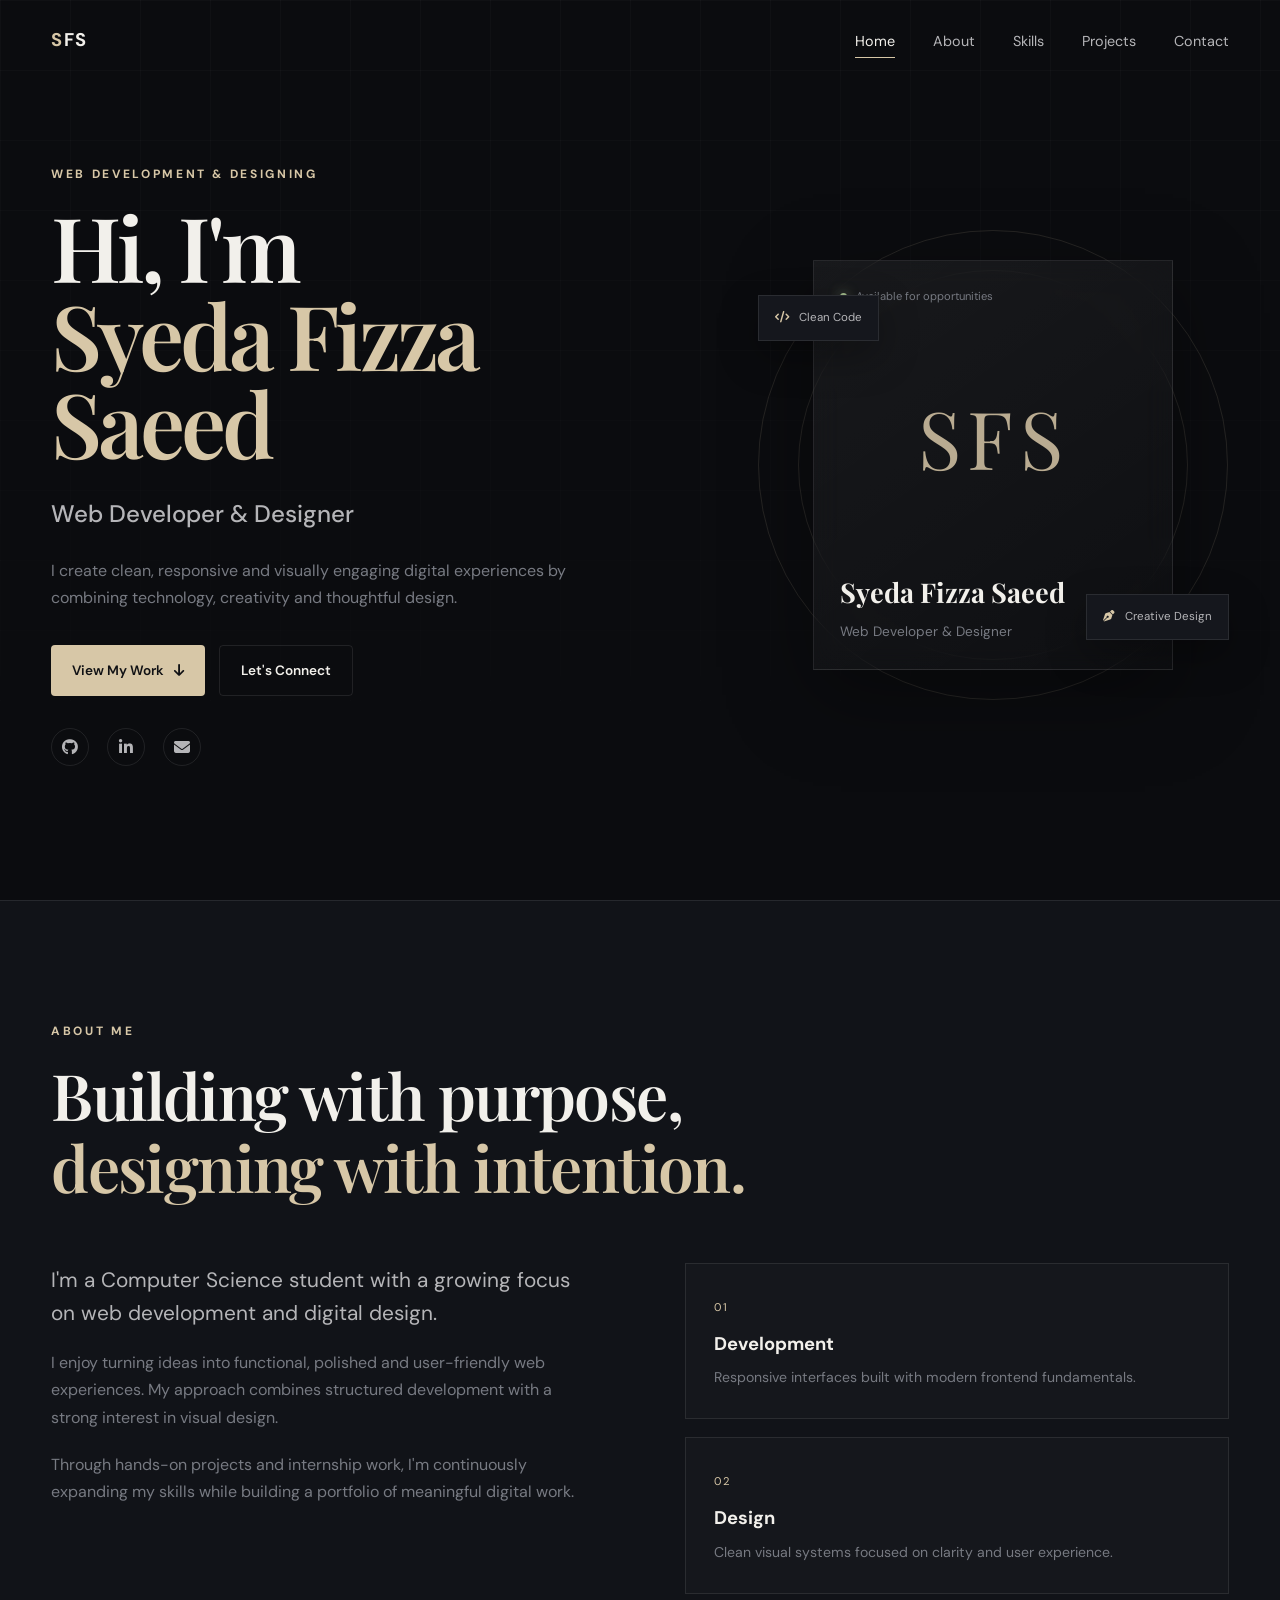
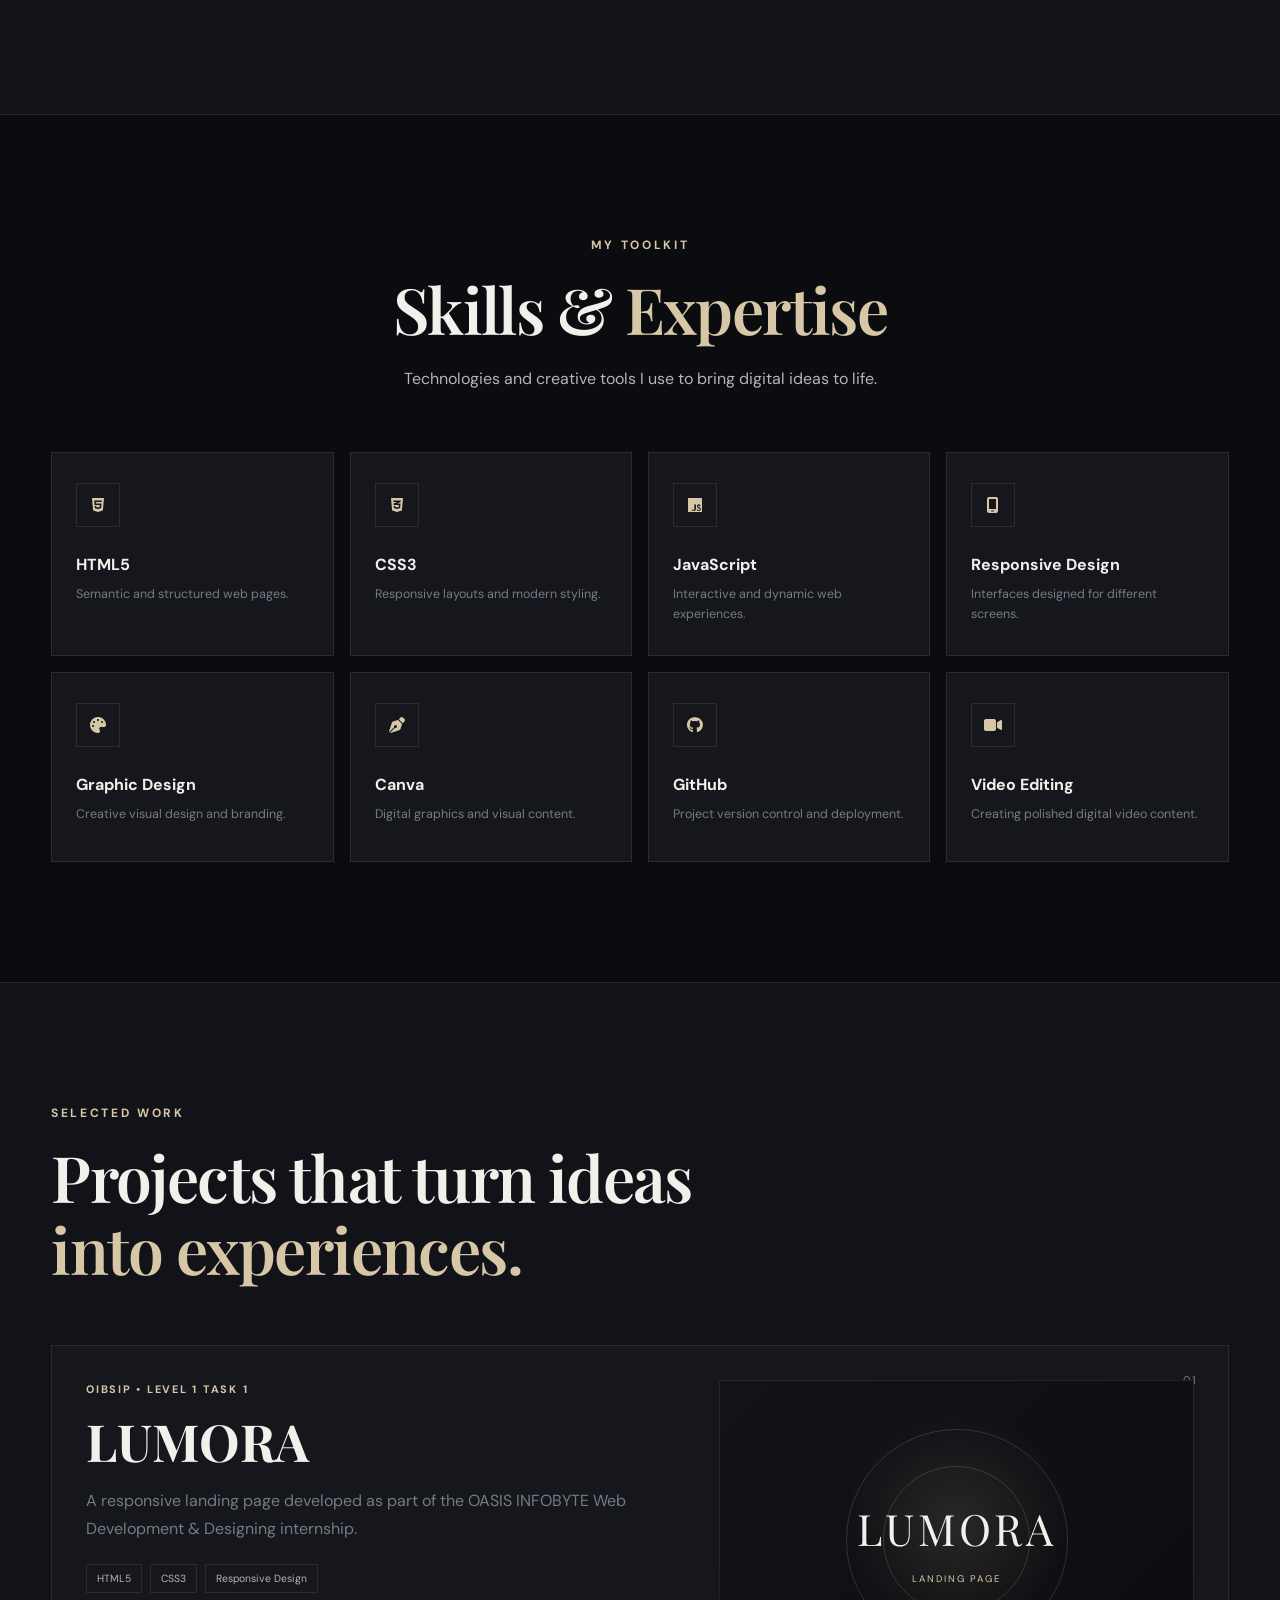
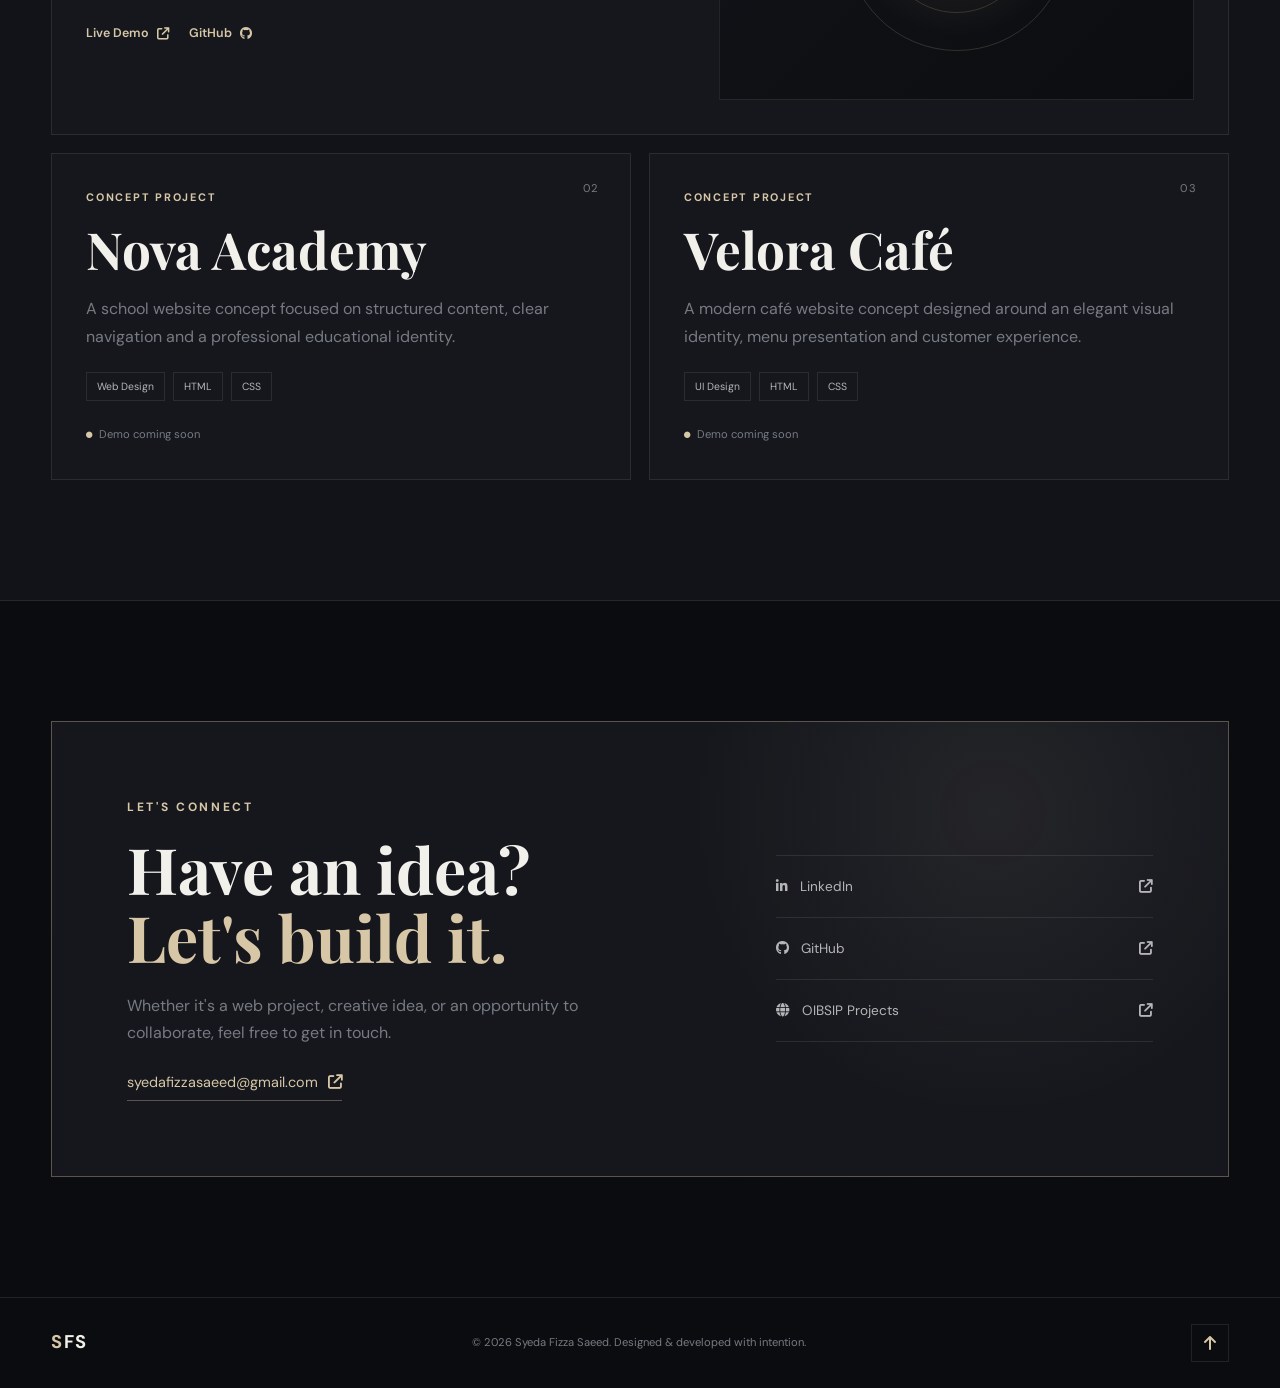
<file: WebDev-L1-PersonalPortfolio/index.html>
<!DOCTYPE html>
<html lang="en">
<head>
    <meta charset="UTF-8">
    <meta name="viewport" content="width=device-width, initial-scale=1.0">

    <meta name="description"
        content="Personal portfolio of Syeda Fizza Saeed — Web Developer & Designer.">

    <title>Syeda Fizza Saeed | Web Developer & Designer</title>

    <!-- Google Font -->
    <link rel="preconnect" href="https://fonts.googleapis.com">
    <link rel="preconnect" href="https://fonts.gstatic.com" crossorigin>
    <link href="https://fonts.googleapis.com/css2?family=DM+Sans:wght@400;500;600;700&family=Playfair+Display:wght@500;600;700&display=swap"
        rel="stylesheet">

    <!-- Icons -->
    <link rel="stylesheet"
        href="https://cdnjs.cloudflare.com/ajax/libs/font-awesome/6.5.2/css/all.min.css">

    <link rel="stylesheet" href="style.css">
</head>

<body>

    <!-- ================= HEADER ================= -->
    <header class="header">

        <nav class="navbar container">

            <a href="#home" class="logo">
                <span>S</span>FS
            </a>

            <button class="menu-toggle" aria-label="Open navigation menu">
                <i class="fa-solid fa-bars"></i>
            </button>

            <ul class="nav-links">
                <li><a href="#home" class="active">Home</a></li>
                <li><a href="#about">About</a></li>
                <li><a href="#skills">Skills</a></li>
                <li><a href="#projects">Projects</a></li>
                <li><a href="#contact">Contact</a></li>
            </ul>

        </nav>

    </header>


    <main>

        <!-- ================= HERO ================= -->
        <section class="hero section" id="home">

            <div class="hero-glow glow-one"></div>
            <div class="hero-glow glow-two"></div>

            <div class="container hero-content">

                <div class="hero-text">

                    <p class="eyebrow">
                        WEB DEVELOPMENT & DESIGNING
                    </p>

                    <h1>
                        Hi, I'm
                        <span>Syeda Fizza Saeed</span>
                    </h1>

                    <h2>
                        Web Developer & Designer
                    </h2>

                    <p class="hero-description">
                        I create clean, responsive and visually engaging
                        digital experiences by combining technology,
                        creativity and thoughtful design.
                    </p>

                    <div class="hero-buttons">

                        <a href="#projects" class="btn btn-primary">
                            View My Work
                            <i class="fa-solid fa-arrow-down"></i>
                        </a>

                        <a href="#contact" class="btn btn-secondary">
                            Let's Connect
                        </a>

                    </div>

                    <div class="hero-socials">

                        <a href="https://github.com/syedafizzah-dev/OIBSIP"
                           target="_blank"
                           rel="noopener noreferrer"
                           aria-label="GitHub">
                            <i class="fa-brands fa-github"></i>
                        </a>

                        <a href="https://www.linkedin.com/in/fizzahshah"
                           target="_blank"
                           rel="noopener noreferrer"
                           aria-label="LinkedIn">
                            <i class="fa-brands fa-linkedin-in"></i>
                        </a>

                        <a href="https://mail.google.com/mail/?view=cm&fs=1&to=syedafizzasaeed@gmail.com"
                           target="_blank"
                           rel="noopener noreferrer"
                           aria-label="Email">
                            <i class="fa-solid fa-envelope"></i> 
                        </a>

                    </div>

                </div>


                <div class="hero-visual">

                    <div class="orbit orbit-one"></div>
                    <div class="orbit orbit-two"></div>

                    <div class="profile-card">

                        <div class="profile-top">
                            <span class="status-dot"></span>
                            <span>Available for opportunities</span>
                        </div>

                        <div class="profile-symbol">
                            SFS
                        </div>

                        <div class="profile-info">
                            <h3>Syeda Fizza Saeed</h3>
                            <p>Web Developer & Designer</p>
                        </div>

                    </div>

                    <div class="floating-card card-code">
                        <i class="fa-solid fa-code"></i>
                        <span>Clean Code</span>
                    </div>

                    <div class="floating-card card-design">
                        <i class="fa-solid fa-pen-nib"></i>
                        <span>Creative Design</span>
                    </div>

                </div>

            </div>

        </section>


        <!-- ================= ABOUT ================= -->
        <section class="about section" id="about">

            <div class="container">

                <div class="section-heading reveal">
                    <p class="eyebrow">ABOUT ME</p>
                    <h2>Building with purpose,<br><span>designing with intention.</span></h2>
                </div>

                <div class="about-grid">

                    <div class="about-text reveal">

                        <p class="lead">
                            I'm a Computer Science student with a growing
                            focus on web development and digital design.
                        </p>

                        <p>
                            I enjoy turning ideas into functional,
                            polished and user-friendly web experiences.
                            My approach combines structured development
                            with a strong interest in visual design.
                        </p>

                        <p>
                            Through hands-on projects and internship work,
                            I'm continuously expanding my skills while
                            building a portfolio of meaningful digital work.
                        </p>

                    </div>

                    <div class="about-details reveal">

                        <div class="detail-box">
                            <span>01</span>
                            <h3>Development</h3>
                            <p>
                                Responsive interfaces built with
                                modern frontend fundamentals.
                            </p>
                        </div>

                        <div class="detail-box">
                            <span>02</span>
                            <h3>Design</h3>
                            <p>
                                Clean visual systems focused on
                                clarity and user experience.
                            </p>
                        </div>

                    </div>

                </div>

            </div>

        </section>


        <!-- ================= SKILLS ================= -->
        <section class="skills section" id="skills">

            <div class="container">

                <div class="section-heading centered reveal">
                    <p class="eyebrow">MY TOOLKIT</p>
                    <h2>Skills & <span>Expertise</span></h2>
                    <p>
                        Technologies and creative tools I use to bring
                        digital ideas to life.
                    </p>
                </div>


                <div class="skills-grid">

                    <div class="skill-card reveal">
                        <div class="skill-icon">
                            <i class="fa-brands fa-html5"></i>
                        </div>
                        <h3>HTML5</h3>
                        <p>Semantic and structured web pages.</p>
                    </div>

                    <div class="skill-card reveal">
                        <div class="skill-icon">
                            <i class="fa-brands fa-css3-alt"></i>
                        </div>
                        <h3>CSS3</h3>
                        <p>Responsive layouts and modern styling.</p>
                    </div>

                    <div class="skill-card reveal">
                        <div class="skill-icon">
                            <i class="fa-brands fa-js"></i>
                        </div>
                        <h3>JavaScript</h3>
                        <p>Interactive and dynamic web experiences.</p>
                    </div>

                    <div class="skill-card reveal">
                        <div class="skill-icon">
                            <i class="fa-solid fa-mobile-screen"></i>
                        </div>
                        <h3>Responsive Design</h3>
                        <p>Interfaces designed for different screens.</p>
                    </div>

                    <div class="skill-card reveal">
                        <div class="skill-icon">
                            <i class="fa-solid fa-palette"></i>
                        </div>
                        <h3>Graphic Design</h3>
                        <p>Creative visual design and branding.</p>
                    </div>

                    <div class="skill-card reveal">
                        <div class="skill-icon">
                            <i class="fa-solid fa-pen-nib"></i>
                        </div>
                        <h3>Canva</h3>
                        <p>Digital graphics and visual content.</p>
                    </div>

                    <div class="skill-card reveal">
                        <div class="skill-icon">
                            <i class="fa-brands fa-github"></i>
                        </div>
                        <h3>GitHub</h3>
                        <p>Project version control and deployment.</p>
                    </div>

                    <div class="skill-card reveal">
                        <div class="skill-icon">
                            <i class="fa-solid fa-video"></i>
                        </div>
                        <h3>Video Editing</h3>
                        <p>Creating polished digital video content.</p>
                    </div>

                </div>

            </div>

        </section>


        <!-- ================= PROJECTS ================= -->
        <section class="projects section" id="projects">

            <div class="container">

                <div class="section-heading reveal">
                    <p class="eyebrow">SELECTED WORK</p>
                    <h2>Projects that turn ideas<br><span>into experiences.</span></h2>
                </div>


                <div class="projects-grid">

                    <!-- LUMORA -->
                    <article class="project-card featured-project reveal">

                        <div class="project-number">01</div>

                        <div class="project-content">

                            <p class="project-label">
                                OIBSIP • LEVEL 1 TASK 1
                            </p>

                            <h3>LUMORA</h3>

                            <p>
                                A responsive landing page developed as
                                part of the OASIS INFOBYTE Web Development
                                & Designing internship.
                            </p>

                            <div class="project-tags">
                                <span>HTML5</span>
                                <span>CSS3</span>
                                <span>Responsive Design</span>
                            </div>

                            <div class="project-links">

                                <a href="https://syedafizzah-dev.github.io/OIBSIP/"
                                   target="_blank"
                                   rel="noopener noreferrer"
                                   class="project-link">
                                    Live Demo
                                    <i class="fa-solid fa-arrow-up-right-from-square"></i>
                                </a>

                                <a href="https://github.com/syedafizzah-dev/OIBSIP"
                                   target="_blank"
                                   rel="noopener noreferrer"
                                   class="project-link">
                                    GitHub
                                    <i class="fa-brands fa-github"></i>
                                </a>

                            </div>

                        </div>

                        <div class="project-visual lumora-visual">
                            <span>LUMORA</span>
                            <small>Landing Page</small>
                        </div>

                    </article>


                    <!-- NOVA ACADEMY -->
                    <article class="project-card reveal">

                        <div class="project-number">02</div>

                        <div class="project-content">

                            <p class="project-label">
                                CONCEPT PROJECT
                            </p>

                            <h3>Nova Academy</h3>

                            <p>
                                A school website concept focused on
                                structured content, clear navigation
                                and a professional educational identity.
                            </p>

                            <div class="project-tags">
                                <span>Web Design</span>
                                <span>HTML</span>
                                <span>CSS</span>
                            </div>

                            <span class="coming-soon">
                                <i class="fa-solid fa-circle"></i>
                                Demo coming soon
                            </span>

                        </div>

                    </article>


                    <!-- VELORA -->
                    <article class="project-card reveal">

                        <div class="project-number">03</div>

                        <div class="project-content">

                            <p class="project-label">
                                CONCEPT PROJECT
                            </p>

                            <h3>Velora Café</h3>

                            <p>
                                A modern café website concept designed
                                around an elegant visual identity,
                                menu presentation and customer experience.
                            </p>

                            <div class="project-tags">
                                <span>UI Design</span>
                                <span>HTML</span>
                                <span>CSS</span>
                            </div>

                            <span class="coming-soon">
                                <i class="fa-solid fa-circle"></i>
                                Demo coming soon
                            </span>

                        </div>

                    </article>

                </div>

            </div>

        </section>


        <!-- ================= CONTACT ================= -->
        <section class="contact section" id="contact">

            <div class="container">

                <div class="contact-card reveal">

                    <div class="contact-content">

                        <p class="eyebrow">LET'S CONNECT</p>

                        <h2>
                            Have an idea?
                            <span>Let's build it.</span>
                        </h2>

                        <p>
                            Whether it's a web project, creative idea,
                            or an opportunity to collaborate, feel free
                            to get in touch.
                        </p>

                        <a href="https://mail.google.com/mail/?view=cm&fs=1&to=syedafizzasaeed@gmail.com"
                           target="_blank"
                           rel="noopener noreferrer"
                           class="email-link">
                             syedafizzasaeed@gmail.com
                        <i class="fa-solid fa-arrow-up-right-from-square"></i>
                        </a>

                    </div>


                    <div class="contact-links">

                        <a href="https://www.linkedin.com/in/fizzahshah"
                           target="_blank"
                           rel="noopener noreferrer">

                            <span>
                                <i class="fa-brands fa-linkedin-in"></i>
                                LinkedIn
                            </span>

                            <i class="fa-solid fa-arrow-up-right-from-square"></i>

                        </a>


                        <a href="https://github.com/syedafizzah-dev/OIBSIP"
                           target="_blank"
                           rel="noopener noreferrer">

                            <span>
                                <i class="fa-brands fa-github"></i>
                                GitHub
                            </span>

                            <i class="fa-solid fa-arrow-up-right-from-square"></i>

                        </a>


                        <a href="https://syedafizzah-dev.github.io/OIBSIP/"
                           target="_blank"
                           rel="noopener noreferrer">

                            <span>
                                <i class="fa-solid fa-globe"></i>
                                OIBSIP Projects
                            </span>

                            <i class="fa-solid fa-arrow-up-right-from-square"></i>

                        </a>

                    </div>

                </div>

            </div>

        </section>

    </main>


    <!-- ================= FOOTER ================= -->
    <footer class="footer">

        <div class="container footer-content">

            <a href="#home" class="logo">
                <span>S</span>FS
            </a>

            <p>
                © <span id="year"></span> Syeda Fizza Saeed.
                Designed & developed with intention.
            </p>

            <a href="#home" class="back-top" aria-label="Back to top">
                <i class="fa-solid fa-arrow-up"></i>
            </a>

        </div>

    </footer>


    <script src="script.js"></script>

</body>
</html>
</file>
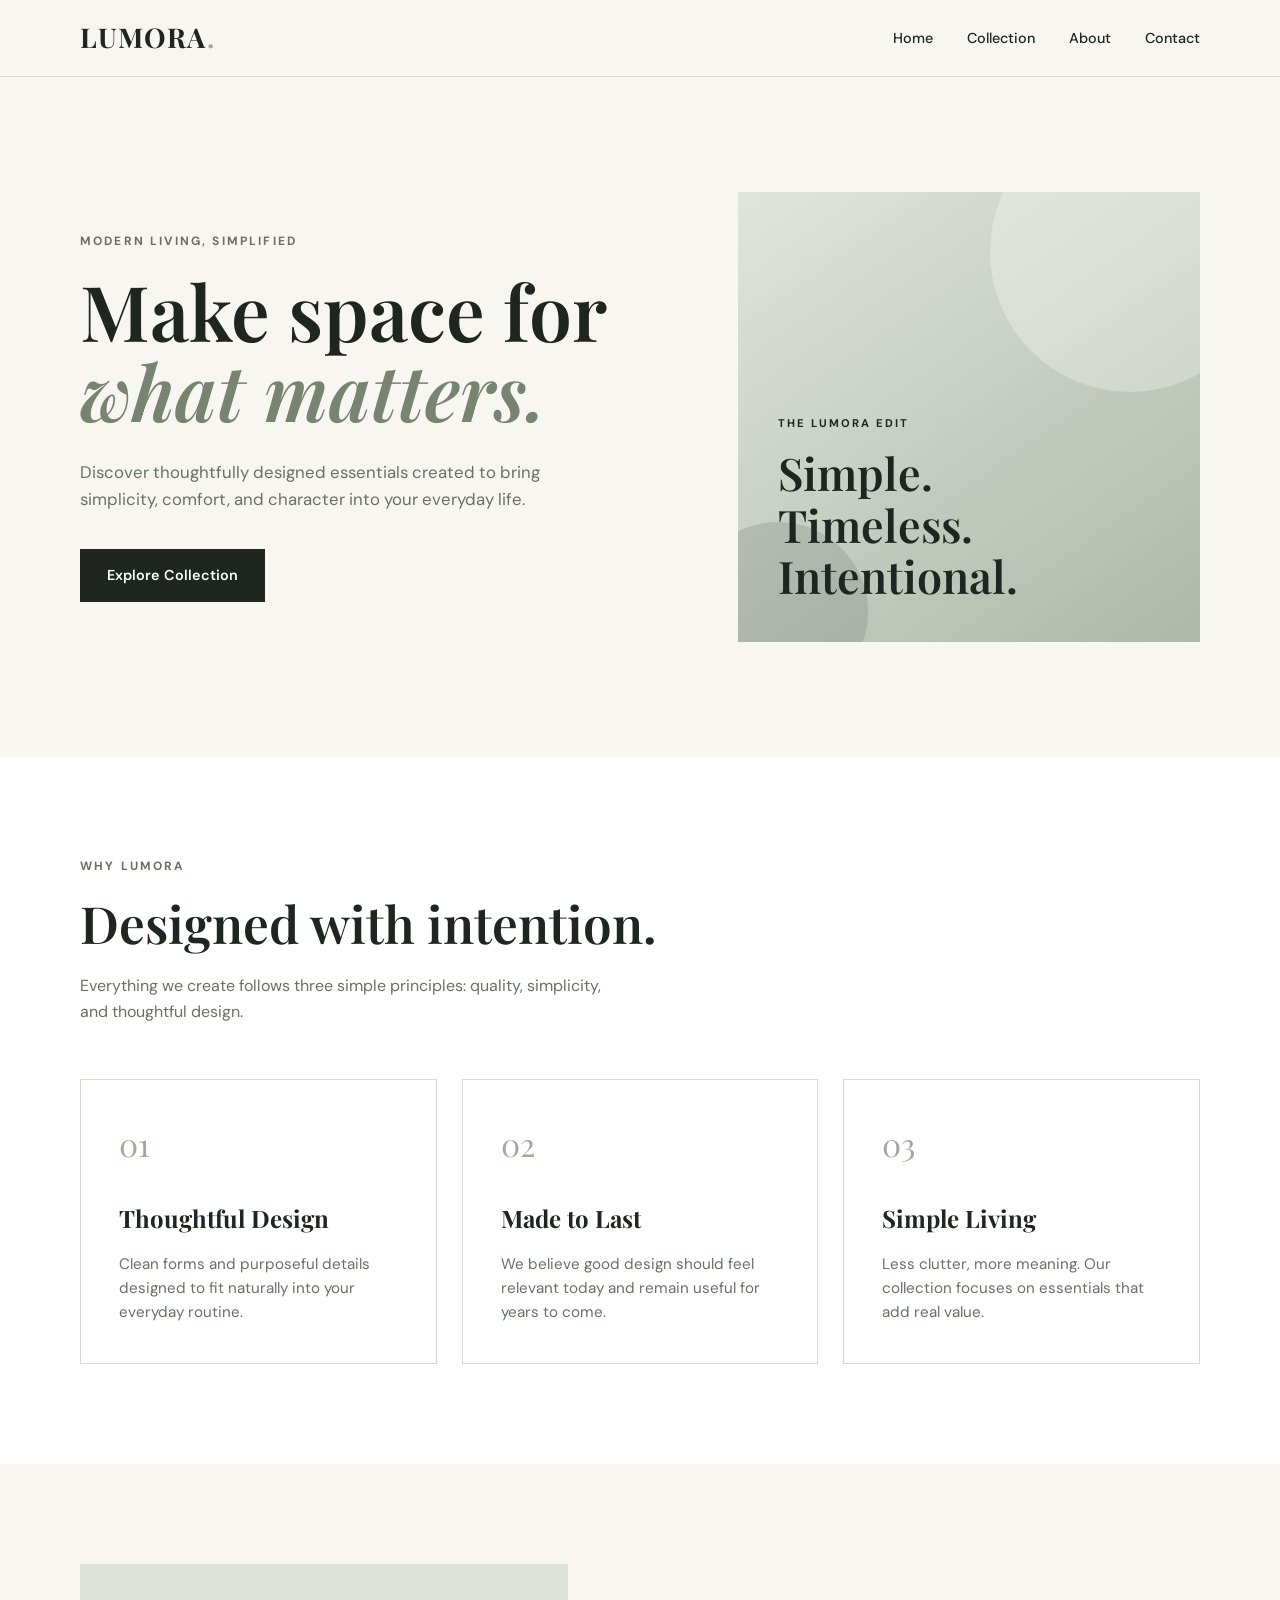
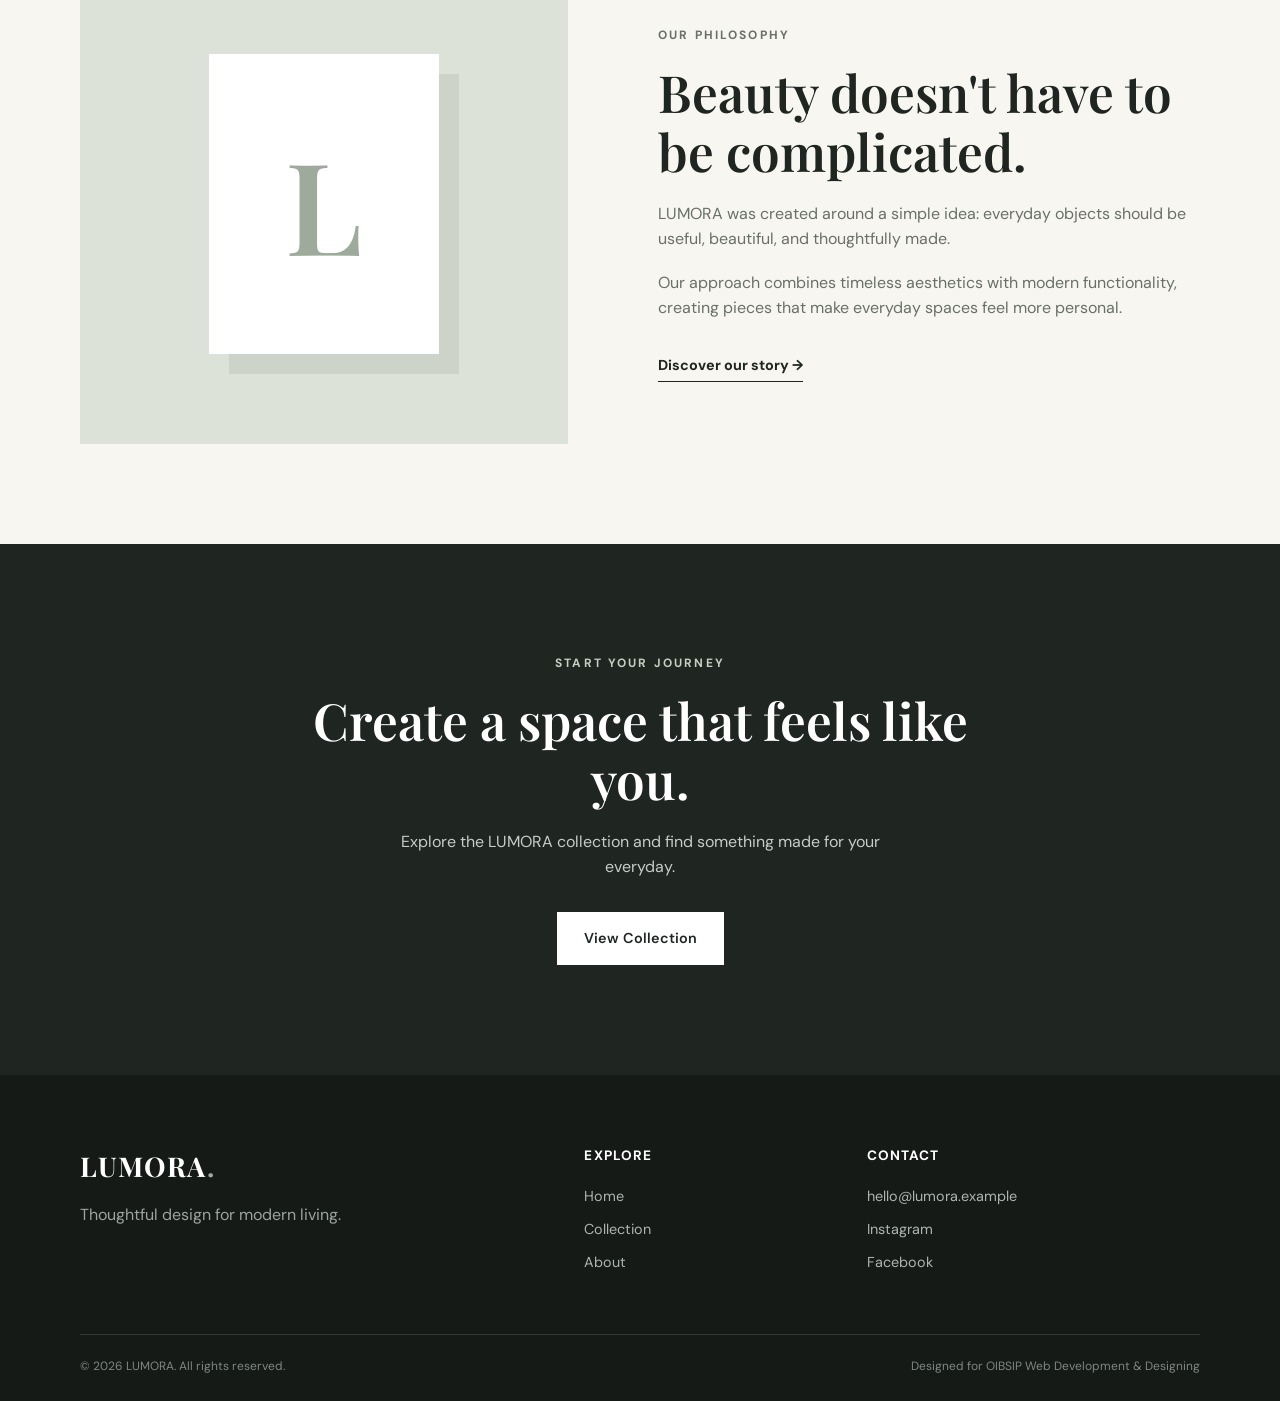
<file: Web-Development-L1-Landing-Page/LUMORA/index.html>
<!DOCTYPE html>
<html lang="en">
<head>
    <meta charset="UTF-8">
    <meta name="viewport" content="width=device-width, initial-scale=1.0">

    <title>LUMORA | Modern Living</title>

    <link rel="stylesheet" href="style.css">

    <link rel="preconnect" href="https://fonts.googleapis.com">
    <link rel="preconnect" href="https://fonts.gstatic.com" crossorigin>

    <link
        href="https://fonts.googleapis.com/css2?family=DM+Sans:wght@400;500;600;700&family=Playfair+Display:wght@500;600;700&display=swap"
        rel="stylesheet"
    >
</head>

<body>

    <!-- ================= NAVIGATION ================= -->

    <header class="header">
        <nav class="navbar container">

            <a href="#home" class="logo">
                LUMORA<span>.</span>
            </a>

            <ul class="nav-links">
                <li><a href="#home">Home</a></li>
                <li><a href="#collection">Collection</a></li>
                <li><a href="#about">About</a></li>
                <li><a href="#contact">Contact</a></li>
            </ul>

        </nav>
    </header>


    <!-- ================= HERO SECTION ================= -->

    <main>

        <section class="hero" id="home">

            <div class="hero-content container">

                <div class="hero-text">

                    <p class="eyebrow">MODERN LIVING, SIMPLIFIED</p>

                    <h1>
                        Make space for
                        <span>what matters.</span>
                    </h1>

                    <p class="hero-description">
                        Discover thoughtfully designed essentials created
                        to bring simplicity, comfort, and character into
                        your everyday life.
                    </p>

                    <a href="#collection" class="btn">
                        Explore Collection
                    </a>

                </div>

                <div class="hero-card">

                    <div class="hero-card-content">
                        <p>THE LUMORA EDIT</p>
                        <h2>Simple.<br>Timeless.<br>Intentional.</h2>
                    </div>

                </div>

            </div>

        </section>


        <!-- ================= FEATURES SECTION ================= -->

        <section class="features section" id="collection">

            <div class="container">

                <div class="section-heading">

                    <p class="eyebrow">WHY LUMORA</p>

                    <h2>
                        Designed with intention.
                    </h2>

                    <p>
                        Everything we create follows three simple principles:
                        quality, simplicity, and thoughtful design.
                    </p>

                </div>


                <div class="feature-grid">

                    <article class="feature-card">

                        <div class="feature-number">01</div>

                        <h3>Thoughtful Design</h3>

                        <p>
                            Clean forms and purposeful details designed
                            to fit naturally into your everyday routine.
                        </p>

                    </article>


                    <article class="feature-card">

                        <div class="feature-number">02</div>

                        <h3>Made to Last</h3>

                        <p>
                            We believe good design should feel relevant
                            today and remain useful for years to come.
                        </p>

                    </article>


                    <article class="feature-card">

                        <div class="feature-number">03</div>

                        <h3>Simple Living</h3>

                        <p>
                            Less clutter, more meaning. Our collection
                            focuses on essentials that add real value.
                        </p>

                    </article>

                </div>

            </div>

        </section>


        <!-- ================= ABOUT SECTION ================= -->

        <section class="about section" id="about">

            <div class="container about-grid">

                <div class="about-visual">

                    <div class="visual-box">
                        <span>L</span>
                    </div>

                </div>


                <div class="about-content">

                    <p class="eyebrow">OUR PHILOSOPHY</p>

                    <h2>
                        Beauty doesn't have to be complicated.
                    </h2>

                    <p>
                        LUMORA was created around a simple idea:
                        everyday objects should be useful, beautiful,
                        and thoughtfully made.
                    </p>

                    <p>
                        Our approach combines timeless aesthetics with
                        modern functionality, creating pieces that make
                        everyday spaces feel more personal.
                    </p>

                    <a href="#contact" class="text-link">
                        Discover our story →
                    </a>

                </div>

            </div>

        </section>


        <!-- ================= CTA SECTION ================= -->

        <section class="cta">

            <div class="container cta-content">

                <p class="eyebrow">START YOUR JOURNEY</p>

                <h2>
                    Create a space that feels like you.
                </h2>

                <p>
                    Explore the LUMORA collection and find something
                    made for your everyday.
                </p>

                <a href="#collection" class="btn btn-light">
                    View Collection
                </a>

            </div>

        </section>

    </main>


    <!-- ================= FOOTER ================= -->

    <footer class="footer" id="contact">

        <div class="container footer-grid">

            <div class="footer-brand">

                <a href="#home" class="logo">
                    LUMORA<span>.</span>
                </a>

                <p>
                    Thoughtful design for modern living.
                </p>

            </div>


            <div class="footer-column">

                <h3>Explore</h3>

                <a href="#home">Home</a>
                <a href="#collection">Collection</a>
                <a href="#about">About</a>

            </div>


            <div class="footer-column">

                <h3>Contact</h3>

                <a href="mailto:hello@lumora.example">
                    hello@lumora.example
                </a>

                <a href="#">
                    Instagram
                </a>

                <a href="#">
                    Facebook
                </a>

            </div>

        </div>


        <div class="footer-bottom container">

            <p>
                © 2026 LUMORA. All rights reserved.
            </p>

            <p>
                Designed for OIBSIP Web Development & Designing
            </p>

        </div>

    </footer>

</body>
</html>
</file>
<file: WebDev-L1-PersonalPortfolio/style.css>
/* =========================================================
   ELEGANT TECH PORTFOLIO
   Syeda Fizza Saeed
   OIBSIP - Level 1 Task 2
   ========================================================= */

:root {
    --bg: #0b0c0f;
    --bg-soft: #111318;
    --card: #15171d;
    --card-hover: #1a1d24;

    --text: #f2f0eb;
    --text-soft: #b5b5b8;
    --text-muted: #777a82;

    --accent: #d7c7a7;
    --accent-light: #eee3cb;

    --border: rgba(255, 255, 255, 0.09);
    --border-accent: rgba(215, 199, 167, 0.35);

    --container: 1180px;

    --heading: "Playfair Display", serif;
    --body: "DM Sans", sans-serif;

    --transition: 0.35s ease;
}


/* ================= RESET ================= */

* {
    margin: 0;
    padding: 0;
    box-sizing: border-box;
}

html {
    scroll-behavior: smooth;
}

body {
    background: var(--bg);
    color: var(--text);
    font-family: var(--body);
    line-height: 1.7;
    overflow-x: hidden;
}

a {
    color: inherit;
    text-decoration: none;
}

button {
    font: inherit;
}

ul {
    list-style: none;
}

img {
    max-width: 100%;
    display: block;
}


/* ================= GLOBAL ================= */

.container {
    width: min(92%, var(--container));
    margin: 0 auto;
}

.section {
    padding: 120px 0;
}

.eyebrow {
    color: var(--accent);
    font-size: 0.75rem;
    font-weight: 700;
    letter-spacing: 0.22em;
    margin-bottom: 18px;
}

.section-heading {
    margin-bottom: 60px;
}

.section-heading.centered {
    text-align: center;
    max-width: 700px;
    margin-left: auto;
    margin-right: auto;
}

.section-heading h2 {
    font-family: var(--heading);
    font-size: clamp(2.5rem, 5vw, 4rem);
    font-weight: 600;
    line-height: 1.12;
    letter-spacing: -0.025em;
}

.section-heading h2 span {
    color: var(--accent);
}

.section-heading > p:last-child {
    color: var(--text-soft);
    margin-top: 20px;
}


/* ================= HEADER ================= */

.header {
    position: fixed;
    top: 0;
    left: 0;
    width: 100%;
    z-index: 1000;
    border-bottom: 1px solid transparent;
    transition: var(--transition);
}

.header.scrolled {
    background: rgba(11, 12, 15, 0.88);
    backdrop-filter: blur(18px);
    border-bottom-color: var(--border);
}

.navbar {
    min-height: 82px;
    display: flex;
    align-items: center;
    justify-content: space-between;
}

.logo {
    font-size: 1.15rem;
    font-weight: 700;
    letter-spacing: 0.08em;
}

.logo span {
    color: var(--accent);
}

.nav-links {
    display: flex;
    align-items: center;
    gap: 38px;
}

.nav-links a {
    color: var(--text-soft);
    font-size: 0.9rem;
    transition: var(--transition);
    position: relative;
}

.nav-links a::after {
    content: "";
    position: absolute;
    left: 0;
    bottom: -8px;
    width: 0;
    height: 1px;
    background: var(--accent);
    transition: var(--transition);
}

.nav-links a:hover,
.nav-links a.active {
    color: var(--text);
}

.nav-links a:hover::after,
.nav-links a.active::after {
    width: 100%;
}

.menu-toggle {
    display: none;
    background: none;
    border: none;
    color: var(--text);
    cursor: pointer;
    font-size: 1.3rem;
}


/* ================= HERO ================= */

.hero {
    min-height: 100vh;
    display: flex;
    align-items: center;
    position: relative;
    overflow: hidden;
    padding-top: 150px;
}

.hero::before {
    content: "";
    position: absolute;
    inset: 0;
    background-image:
        linear-gradient(rgba(255,255,255,0.025) 1px, transparent 1px),
        linear-gradient(90deg, rgba(255,255,255,0.025) 1px, transparent 1px);
    background-size: 70px 70px;
    mask-image: linear-gradient(to bottom, black, transparent);
    pointer-events: none;
}

.hero-content {
    display: grid;
    grid-template-columns: 1.15fr 0.85fr;
    align-items: center;
    gap: 70px;
    position: relative;
    z-index: 2;
}

.hero-text {
    max-width: 720px;
}

.hero h1 {
    font-family: var(--heading);
    font-size: clamp(3.3rem, 7vw, 6.4rem);
    line-height: 0.98;
    font-weight: 600;
    letter-spacing: -0.045em;
}

.hero h1 span {
    display: block;
    color: var(--accent);
}

.hero h2 {
    margin-top: 28px;
    font-size: clamp(1.15rem, 2vw, 1.5rem);
    font-weight: 500;
    color: var(--text-soft);
}

.hero-description {
    max-width: 570px;
    color: var(--text-muted);
    margin-top: 22px;
    font-size: 1rem;
}

.hero-buttons {
    display: flex;
    flex-wrap: wrap;
    gap: 14px;
    margin-top: 34px;
}

.btn {
    display: inline-flex;
    align-items: center;
    gap: 10px;
    padding: 13px 21px;
    border-radius: 4px;
    font-size: 0.85rem;
    font-weight: 600;
    transition: var(--transition);
}

.btn-primary {
    background: var(--accent);
    color: #101114;
}

.btn-primary:hover {
    background: var(--accent-light);
    transform: translateY(-3px);
}

.btn-secondary {
    border: 1px solid var(--border);
    color: var(--text);
}

.btn-secondary:hover {
    border-color: var(--border-accent);
    transform: translateY(-3px);
}

.hero-socials {
    display: flex;
    gap: 18px;
    margin-top: 32px;
}

.hero-socials a {
    width: 38px;
    height: 38px;
    border: 1px solid var(--border);
    display: grid;
    place-items: center;
    border-radius: 50%;
    color: var(--text-soft);
    transition: var(--transition);
}

.hero-socials a:hover {
    color: var(--accent);
    border-color: var(--border-accent);
    transform: translateY(-3px);
}


/* ================= HERO VISUAL ================= */

.hero-visual {
    min-height: 520px;
    position: relative;
    display: grid;
    place-items: center;
}

.profile-card {
    width: min(360px, 90%);
    min-height: 410px;
    border: 1px solid var(--border);
    background: linear-gradient(
        145deg,
        rgba(255,255,255,0.055),
        rgba(255,255,255,0.015)
    );
    backdrop-filter: blur(15px);
    padding: 26px;
    display: flex;
    flex-direction: column;
    justify-content: space-between;
    position: relative;
    z-index: 3;
    box-shadow: 0 25px 80px rgba(0,0,0,0.35);
    animation: float 6s ease-in-out infinite;
}

.profile-top {
    display: flex;
    align-items: center;
    gap: 9px;
    color: var(--text-muted);
    font-size: 0.7rem;
}

.status-dot {
    width: 7px;
    height: 7px;
    background: #9fb889;
    border-radius: 50%;
    box-shadow: 0 0 12px rgba(159,184,137,0.7);
}

.profile-symbol {
    font-family: var(--heading);
    font-size: 5rem;
    letter-spacing: 0.08em;
    color: var(--accent);
    opacity: 0.85;
    text-align: center;
}

.profile-info h3 {
    font-family: var(--heading);
    font-size: 1.7rem;
}

.profile-info p {
    color: var(--text-muted);
    font-size: 0.85rem;
    margin-top: 5px;
}

.orbit {
    position: absolute;
    border: 1px solid rgba(215,199,167,0.13);
    border-radius: 50%;
}

.orbit-one {
    width: 470px;
    height: 470px;
    animation: rotate 25s linear infinite;
}

.orbit-two {
    width: 390px;
    height: 390px;
    animation: rotateReverse 18s linear infinite;
}

.floating-card {
    position: absolute;
    z-index: 4;
    padding: 12px 16px;
    display: flex;
    align-items: center;
    gap: 10px;
    background: var(--card);
    border: 1px solid var(--border);
    font-size: 0.72rem;
    color: var(--text-soft);
    box-shadow: 0 15px 40px rgba(0,0,0,0.3);
}

.floating-card i {
    color: var(--accent);
}

.card-code {
    top: 90px;
    left: 0;
    animation: floatSmall 5s ease-in-out infinite;
}

.card-design {
    bottom: 85px;
    right: 0;
    animation: floatSmall 5s ease-in-out infinite reverse;
}


/* ================= ABOUT ================= */

.about {
    background: var(--bg-soft);
    border-top: 1px solid var(--border);
    border-bottom: 1px solid var(--border);
}

.about-grid {
    display: grid;
    grid-template-columns: 1fr 1fr;
    gap: 90px;
    align-items: start;
}

.about-text {
    max-width: 650px;
}

.about-text p {
    color: var(--text-muted);
    margin-bottom: 20px;
}

.about-text .lead {
    color: var(--text-soft);
    font-size: 1.3rem;
    line-height: 1.6;
}

.about-details {
    display: grid;
    gap: 18px;
}

.detail-box {
    padding: 28px;
    border: 1px solid var(--border);
    background: rgba(255,255,255,0.015);
    transition: var(--transition);
}

.detail-box:hover {
    border-color: var(--border-accent);
    transform: translateX(5px);
}

.detail-box span {
    color: var(--accent);
    font-size: 0.7rem;
    letter-spacing: 0.15em;
}

.detail-box h3 {
    margin: 10px 0 6px;
    font-size: 1.15rem;
}

.detail-box p {
    color: var(--text-muted);
    font-size: 0.88rem;
}


/* ================= SKILLS ================= */

.skills-grid {
    display: grid;
    grid-template-columns: repeat(4, 1fr);
    gap: 16px;
}

.skill-card {
    padding: 30px 24px;
    min-height: 190px;
    border: 1px solid var(--border);
    background: var(--card);
    transition: var(--transition);
}

.skill-card:hover {
    transform: translateY(-7px);
    background: var(--card-hover);
    border-color: var(--border-accent);
}

.skill-icon {
    width: 44px;
    height: 44px;
    display: grid;
    place-items: center;
    border: 1px solid var(--border);
    color: var(--accent);
    margin-bottom: 24px;
}

.skill-card h3 {
    font-size: 1rem;
    margin-bottom: 7px;
}

.skill-card p {
    color: var(--text-muted);
    font-size: 0.78rem;
    line-height: 1.6;
}


/* ================= PROJECTS ================= */

.projects {
    background: var(--bg-soft);
    border-top: 1px solid var(--border);
    border-bottom: 1px solid var(--border);
}

.projects-grid {
    display: grid;
    grid-template-columns: 1fr 1fr;
    gap: 18px;
}

.project-card {
    border: 1px solid var(--border);
    background: var(--card);
    padding: 34px;
    position: relative;
    overflow: hidden;
    transition: var(--transition);
}

.project-card:hover {
    border-color: var(--border-accent);
    transform: translateY(-5px);
}

.featured-project {
    grid-column: 1 / -1;
    min-height: 390px;
    display: grid;
    grid-template-columns: 1fr 0.8fr;
    gap: 40px;
}

.project-number {
    position: absolute;
    top: 25px;
    right: 30px;
    font-size: 0.7rem;
    color: var(--text-muted);
    letter-spacing: 0.15em;
}

.project-label {
    color: var(--accent);
    font-size: 0.68rem;
    letter-spacing: 0.16em;
    font-weight: 700;
    margin-bottom: 15px;
}

.project-content h3 {
    font-family: var(--heading);
    font-size: clamp(2rem, 4vw, 3.3rem);
    line-height: 1.1;
}

.project-content > p:not(.project-label) {
    color: var(--text-muted);
    max-width: 560px;
    margin: 18px 0 22px;
}

.project-tags {
    display: flex;
    flex-wrap: wrap;
    gap: 8px;
}

.project-tags span {
    border: 1px solid var(--border);
    padding: 5px 10px;
    font-size: 0.65rem;
    color: var(--text-soft);
}

.project-links {
    display: flex;
    gap: 20px;
    margin-top: 30px;
}

.project-link {
    display: inline-flex;
    align-items: center;
    gap: 8px;
    color: var(--accent);
    font-size: 0.78rem;
    font-weight: 600;
    transition: var(--transition);
}

.project-link:hover {
    color: var(--accent-light);
    transform: translateX(3px);
}

.project-visual {
    min-height: 300px;
    border: 1px solid var(--border);
    display: flex;
    flex-direction: column;
    justify-content: center;
    align-items: center;
    position: relative;
    overflow: hidden;
}

.lumora-visual {
    background:
        radial-gradient(circle at 50% 45%, rgba(215,199,167,0.13), transparent 38%),
        linear-gradient(135deg, #121318, #0c0d10);
}

.lumora-visual::before,
.lumora-visual::after {
    content: "";
    position: absolute;
    border: 1px solid rgba(215,199,167,0.18);
    border-radius: 50%;
}

.lumora-visual::before {
    width: 220px;
    height: 220px;
}

.lumora-visual::after {
    width: 145px;
    height: 145px;
}

.lumora-visual span {
    position: relative;
    z-index: 2;
    font-family: var(--heading);
    font-size: 2.7rem;
    letter-spacing: 0.08em;
}

.lumora-visual small {
    position: relative;
    z-index: 2;
    color: var(--accent);
    letter-spacing: 0.2em;
    font-size: 0.6rem;
    text-transform: uppercase;
    margin-top: 5px;
}

.coming-soon {
    display: inline-flex;
    align-items: center;
    gap: 7px;
    color: var(--text-muted);
    font-size: 0.7rem;
    margin-top: 24px;
}

.coming-soon i {
    font-size: 0.4rem;
    color: var(--accent);
}


/* ================= CONTACT ================= */

.contact-card {
    border: 1px solid var(--border-accent);
    background:
        radial-gradient(circle at 80% 20%, rgba(215,199,167,0.08), transparent 30%),
        var(--card);
    padding: clamp(35px, 6vw, 75px);
    display: grid;
    grid-template-columns: 1fr 0.65fr;
    gap: 70px;
}

.contact-content h2 {
    font-family: var(--heading);
    font-size: clamp(2.8rem, 5vw, 4.7rem);
    line-height: 1.05;
}

.contact-content h2 span {
    color: var(--accent);
    display: block;
}

.contact-content > p:not(.eyebrow) {
    color: var(--text-muted);
    max-width: 500px;
    margin: 22px 0;
}

.email-link {
    display: inline-flex;
    align-items: center;
    gap: 10px;
    color: var(--accent);
    font-size: 0.9rem;
    border-bottom: 1px solid var(--border-accent);
    padding-bottom: 5px;
}

.contact-links {
    display: flex;
    flex-direction: column;
    justify-content: center;
}

.contact-links a {
    padding: 19px 0;
    border-bottom: 1px solid var(--border);
    display: flex;
    justify-content: space-between;
    align-items: center;
    color: var(--text-soft);
    font-size: 0.85rem;
    transition: var(--transition);
}

.contact-links a:first-child {
    border-top: 1px solid var(--border);
}

.contact-links a:hover {
    color: var(--accent);
    padding-left: 7px;
}

.contact-links a span {
    display: flex;
    align-items: center;
    gap: 12px;
}


/* ================= FOOTER ================= */

.footer {
    border-top: 1px solid var(--border);
}

.footer-content {
    min-height: 90px;
    display: grid;
    grid-template-columns: auto 1fr auto;
    align-items: center;
    gap: 25px;
}

.footer p {
    color: var(--text-muted);
    font-size: 0.7rem;
    text-align: center;
}

.back-top {
    width: 38px;
    height: 38px;
    display: grid;
    place-items: center;
    border: 1px solid var(--border);
    color: var(--accent);
    transition: var(--transition);
}

.back-top:hover {
    transform: translateY(-3px);
    border-color: var(--border-accent);
}


/* ================= ANIMATIONS ================= */

@keyframes float {
    0%, 100% {
        transform: translateY(0);
    }

    50% {
        transform: translateY(-12px);
    }
}

@keyframes floatSmall {
    0%, 100% {
        transform: translateY(0);
    }

    50% {
        transform: translateY(-8px);
    }
}

@keyframes rotate {
    from {
        transform: rotate(0deg);
    }

    to {
        transform: rotate(360deg);
    }
}

@keyframes rotateReverse {
    from {
        transform: rotate(360deg);
    }

    to {
        transform: rotate(0deg);
    }
}


/* ================= SCROLL REVEAL ================= */

.reveal {
    opacity: 0;
    transform: translateY(25px);
    transition:
        opacity 0.7s ease,
        transform 0.7s ease;
}

.reveal.visible {
    opacity: 1;
    transform: translateY(0);
}


/* ================= RESPONSIVE ================= */

@media (max-width: 1000px) {

    .hero-content {
        grid-template-columns: 1fr;
    }

    .hero-text {
        max-width: 800px;
    }

    .hero-visual {
        min-height: 450px;
    }

    .about-grid {
        gap: 45px;
    }

    .skills-grid {
        grid-template-columns: repeat(2, 1fr);
    }

    .featured-project {
        grid-template-columns: 1fr;
    }

    .project-visual {
        min-height: 250px;
    }

    .contact-card {
        grid-template-columns: 1fr;
    }
}


@media (max-width: 700px) {

    .section {
        padding: 85px 0;
    }

    .navbar {
        min-height: 72px;
    }

    .menu-toggle {
        display: block;
    }

    .nav-links {
        position: absolute;
        top: 72px;
        left: 0;
        width: 100%;
        background: rgba(11,12,15,0.97);
        backdrop-filter: blur(15px);
        border-bottom: 1px solid var(--border);

        display: flex;
        flex-direction: column;
        align-items: flex-start;
        gap: 0;

        max-height: 0;
        overflow: hidden;
        transition: max-height 0.4s ease;
    }

    .nav-links.open {
        max-height: 350px;
    }

    .nav-links li {
        width: 100%;
    }

    .nav-links a {
        display: block;
        padding: 16px 4%;
    }

    .hero {
        padding-top: 125px;
    }

    .hero h1 {
        font-size: clamp(2.9rem, 13vw, 4.5rem);
    }

    .hero-visual {
        min-height: 390px;
    }

    .profile-card {
        min-height: 330px;
    }

    .profile-symbol {
        font-size: 4rem;
    }

    .orbit-one {
        width: 350px;
        height: 350px;
    }

    .orbit-two {
        width: 290px;
        height: 290px;
    }

    .card-code {
        left: -5px;
        top: 45px;
    }

    .card-design {
        right: -5px;
        bottom: 45px;
    }

    .about-grid {
        grid-template-columns: 1fr;
        gap: 40px;
    }

    .skills-grid {
        grid-template-columns: 1fr 1fr;
    }

    .projects-grid {
        grid-template-columns: 1fr;
    }

    .featured-project {
        grid-column: auto;
    }

    .contact-card {
        gap: 40px;
    }

    .footer-content {
        grid-template-columns: 1fr;
        padding: 25px 0;
        text-align: center;
    }

    .footer .logo,
    .back-top {
        margin: auto;
    }
}


@media (max-width: 450px) {

    .skills-grid {
        grid-template-columns: 1fr;
    }

    .hero-buttons {
        flex-direction: column;
        align-items: stretch;
    }

    .btn {
        justify-content: center;
    }

    .project-card {
        padding: 25px;
    }

    .project-links {
        flex-direction: column;
        gap: 12px;
    }

    .floating-card {
        font-size: 0.62rem;
        padding: 9px 11px;
    }
}


/* ================= REDUCED MOTION ================= */

@media (prefers-reduced-motion: reduce) {

    *,
    *::before,
    *::after {
        scroll-behavior: auto !important;
        animation-duration: 0.01ms !important;
        animation-iteration-count: 1 !important;
        transition-duration: 0.01ms !important;
    }

}
</file>
<file: Web-Development-L1-Landing-Page/LUMORA/style.css>
/* =====================================================
   LUMORA — MODERN LIVING
   OIBSIP Web Development & Designing
   Task 1: Landing Page
   ===================================================== */


/* ================= RESET ================= */

* {
    margin: 0;
    padding: 0;
    box-sizing: border-box;
}

html {
    scroll-behavior: smooth;
}

body {
    font-family: "DM Sans", sans-serif;
    background: #f8f6f1;
    color: #1f2521;
    line-height: 1.6;
}

a {
    text-decoration: none;
    color: inherit;
}

ul {
    list-style: none;
}

img {
    max-width: 100%;
    display: block;
}


/* ================= VARIABLES ================= */

:root {
    --dark: #1f2521;
    --dark-soft: #303832;
    --cream: #f8f6f1;
    --white: #ffffff;
    --sage: #9eaa9b;
    --sage-light: #dce2d8;
    --border: #d8d9d3;
    --text-muted: #687068;

    --heading-font: "Playfair Display", serif;
    --body-font: "DM Sans", sans-serif;
}


/* ================= GENERAL ================= */

.container {
    width: min(1120px, 90%);
    margin: 0 auto;
}

.section {
    padding: 100px 0;
}

.eyebrow {
    font-size: 0.75rem;
    font-weight: 700;
    letter-spacing: 0.18em;
    color: var(--text-muted);
    margin-bottom: 18px;
}


/* ================= NAVIGATION ================= */

.header {
    position: sticky;
    top: 0;
    z-index: 1000;

    background: rgba(248, 246, 241, 0.95);
    border-bottom: 1px solid var(--border);
}

.navbar {
    min-height: 76px;

    display: flex;
    align-items: center;
    justify-content: space-between;
}

.logo {
    font-family: var(--heading-font);
    font-size: 1.7rem;
    font-weight: 700;
    letter-spacing: 0.04em;
}

.logo span {
    color: var(--sage);
}

.nav-links {
    display: flex;
    align-items: center;
    gap: 34px;
}

.nav-links a {
    font-size: 0.9rem;
    font-weight: 500;

    transition: color 0.3s ease;
}

.nav-links a:hover {
    color: #778472;
}


/* ================= HERO ================= */

.hero {
    min-height: 680px;

    display: flex;
    align-items: center;

    background: var(--cream);
}

.hero-content {
    display: grid;
    grid-template-columns: 1fr 0.8fr;
    align-items: center;
    gap: 80px;
}

.hero-text {
    max-width: 650px;
}

.hero h1 {
    font-family: var(--heading-font);
    font-size: clamp(3.2rem, 6vw, 5.5rem);
    line-height: 1.05;
    font-weight: 600;
    margin-bottom: 28px;
}

.hero h1 span {
    display: block;
    color: #778472;
    font-style: italic;
}

.hero-description {
    max-width: 520px;

    font-size: 1.05rem;
    color: var(--text-muted);

    margin-bottom: 36px;
}


/* ================= BUTTON ================= */

.btn {
    display: inline-block;

    padding: 14px 26px;

    background: var(--dark);
    color: var(--white);

    font-size: 0.9rem;
    font-weight: 600;

    border: 1px solid var(--dark);

    transition:
        background 0.3s ease,
        color 0.3s ease,
        transform 0.3s ease;
}

.btn:hover {
    background: transparent;
    color: var(--dark);
    transform: translateY(-2px);
}


/* ================= HERO CARD ================= */

.hero-card {
    min-height: 450px;

    display: flex;
    align-items: flex-end;

    padding: 40px;

    background:
        linear-gradient(
            145deg,
            #dfe4dc,
            #aeb8aa
        );

    position: relative;
    overflow: hidden;
}

.hero-card::before {
    content: "";

    position: absolute;

    width: 280px;
    height: 280px;

    border-radius: 50%;

    background: rgba(255, 255, 255, 0.28);

    top: -80px;
    right: -70px;
}

.hero-card::after {
    content: "";

    position: absolute;

    width: 180px;
    height: 180px;

    border-radius: 50%;

    background: rgba(31, 37, 33, 0.12);

    bottom: -60px;
    left: -50px;
}

.hero-card-content {
    position: relative;
    z-index: 2;
}

.hero-card-content p {
    font-size: 0.7rem;
    letter-spacing: 0.18em;
    font-weight: 700;

    margin-bottom: 15px;
}

.hero-card h2 {
    font-family: var(--heading-font);
    font-size: 2.8rem;
    line-height: 1.15;
    font-weight: 600;
}


/* ================= SECTION HEADING ================= */

.section-heading {
    max-width: 650px;
    margin-bottom: 55px;
}

.section-heading h2,
.about-content h2,
.cta h2 {
    font-family: var(--heading-font);
    font-size: clamp(2.4rem, 4vw, 3.6rem);
    line-height: 1.15;
    font-weight: 600;
    margin-bottom: 20px;
}

.section-heading > p:last-child {
    color: var(--text-muted);
    max-width: 550px;
}


/* ================= FEATURES ================= */

.features {
    background: var(--white);
}

.feature-grid {
    display: grid;
    grid-template-columns: repeat(3, 1fr);
    gap: 25px;
}

.feature-card {
    padding: 38px;

    border: 1px solid var(--border);

    transition:
        transform 0.3s ease,
        box-shadow 0.3s ease;
}

.feature-card:hover {
    transform: translateY(-5px);

    box-shadow:
        0 15px 35px rgba(31, 37, 33, 0.08);
}

.feature-number {
    font-family: var(--heading-font);
    font-size: 2rem;
    color: var(--sage);

    margin-bottom: 30px;
}

.feature-card h3 {
    font-family: var(--heading-font);
    font-size: 1.5rem;
    margin-bottom: 14px;
}

.feature-card p {
    color: var(--text-muted);
    font-size: 0.95rem;
}


/* ================= ABOUT ================= */

.about {
    background: var(--cream);
}

.about-grid {
    display: grid;
    grid-template-columns: 0.9fr 1fr;

    align-items: center;

    gap: 90px;
}

.about-visual {
    min-height: 480px;

    display: flex;
    align-items: center;
    justify-content: center;

    background: var(--sage-light);
}

.visual-box {
    width: 230px;
    height: 300px;

    display: flex;
    align-items: center;
    justify-content: center;

    background: #ffffff;

    box-shadow:
        20px 20px 0 rgba(31, 37, 33, 0.08);
}

.visual-box span {
    font-family: var(--heading-font);
    font-size: 8rem;
    font-weight: 600;
    color: var(--sage);
}

.about-content > p:not(.eyebrow) {
    color: var(--text-muted);
    margin-bottom: 18px;
    max-width: 550px;
}

.text-link {
    display: inline-block;

    margin-top: 15px;

    font-weight: 700;
    font-size: 0.9rem;

    border-bottom: 1px solid var(--dark);

    padding-bottom: 4px;
}


/* ================= CTA ================= */

.cta {
    padding: 110px 0;

    background: var(--dark);
    color: var(--white);

    text-align: center;
}

.cta-content {
    max-width: 760px;
}

.cta .eyebrow {
    color: #c5cec1;
}

.cta h2 {
    max-width: 700px;
    margin-left: auto;
    margin-right: auto;
}

.cta p:not(.eyebrow) {
    max-width: 540px;

    margin: 0 auto 32px;

    color: #c7ccc7;
}

.btn-light {
    background: var(--white);
    color: var(--dark);
    border-color: var(--white);
}

.btn-light:hover {
    background: transparent;
    color: var(--white);
}


/* ================= FOOTER ================= */

.footer {
    background: #151a17;
    color: var(--white);

    padding: 70px 0 25px;
}

.footer-grid {
    display: grid;

    grid-template-columns: 2fr 1fr 1.5fr;

    gap: 60px;

    padding-bottom: 60px;
}

.footer-brand p {
    color: #9da49e;

    margin-top: 14px;

    max-width: 280px;
}

.footer-column {
    display: flex;
    flex-direction: column;

    gap: 10px;
}

.footer-column h3 {
    font-size: 0.85rem;

    letter-spacing: 0.08em;

    text-transform: uppercase;

    margin-bottom: 8px;
}

.footer-column a {
    color: #aeb5af;

    font-size: 0.9rem;

    transition: color 0.3s ease;
}

.footer-column a:hover {
    color: var(--white);
}

.footer-bottom {
    border-top: 1px solid #303631;

    padding-top: 22px;

    display: flex;
    justify-content: space-between;

    gap: 20px;

    color: #7f8781;

    font-size: 0.75rem;
}


/* =====================================================
   RESPONSIVE DESIGN
   ===================================================== */


/* ================= TABLET ================= */

@media (max-width: 850px) {

    .hero-content {
        grid-template-columns: 1fr;

        gap: 50px;

        padding-top: 70px;
        padding-bottom: 70px;
    }

    .hero {
        min-height: auto;
    }

    .hero-card {
        min-height: 380px;
    }

    .feature-grid {
        grid-template-columns: 1fr;
    }

    .about-grid {
        grid-template-columns: 1fr;

        gap: 55px;
    }

    .about-visual {
        min-height: 400px;
    }

    .footer-grid {
        grid-template-columns: 1fr 1fr;
    }

    .footer-brand {
        grid-column: 1 / -1;
    }
}


/* ================= MOBILE ================= */

@media (max-width: 600px) {

    .section {
        padding: 70px 0;
    }

    .navbar {
        min-height: 70px;
    }

    .nav-links {
        gap: 15px;
    }

    .nav-links a {
        font-size: 0.75rem;
    }

    .logo {
        font-size: 1.4rem;
    }

    .hero-content {
        padding-top: 55px;
        padding-bottom: 55px;

        gap: 40px;
    }

    .hero h1 {
        font-size: 3rem;
    }

    .hero-description {
        font-size: 0.95rem;
    }

    .hero-card {
        min-height: 330px;

        padding: 28px;
    }

    .hero-card h2 {
        font-size: 2.2rem;
    }

    .feature-card {
        padding: 28px;
    }

    .about-visual {
        min-height: 330px;
    }

    .visual-box {
        width: 170px;
        height: 220px;
    }

    .visual-box span {
        font-size: 6rem;
    }

    .cta {
        padding: 80px 0;
    }

    .footer-grid {
        grid-template-columns: 1fr;
        gap: 35px;
    }

    .footer-brand {
        grid-column: auto;
    }

    .footer-bottom {
        flex-direction: column;
    }
}


/* ================= VERY SMALL SCREENS ================= */

@media (max-width: 400px) {

    .nav-links {
        gap: 10px;
    }

    .nav-links a {
        font-size: 0.68rem;
    }

    .hero h1 {
        font-size: 2.6rem;
    }

    .hero-card {
        min-height: 280px;
    }
}
</file>
